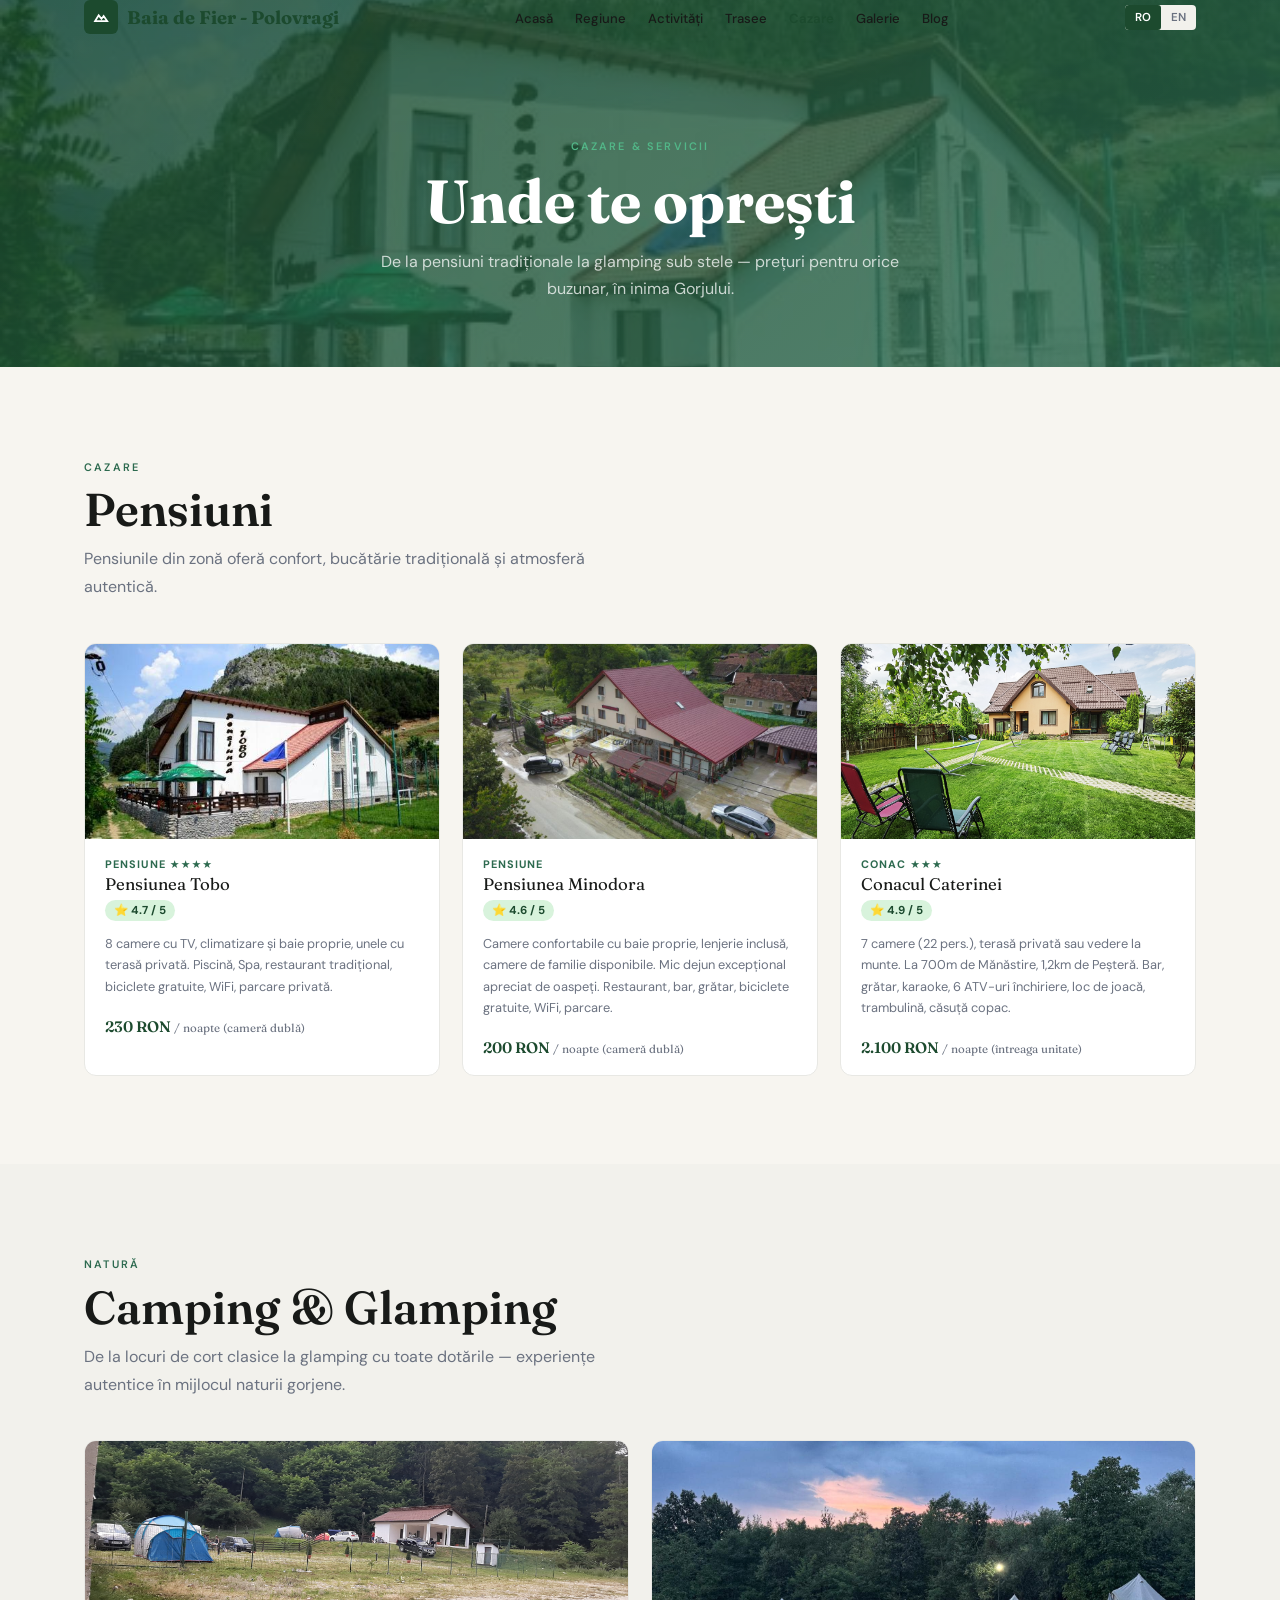
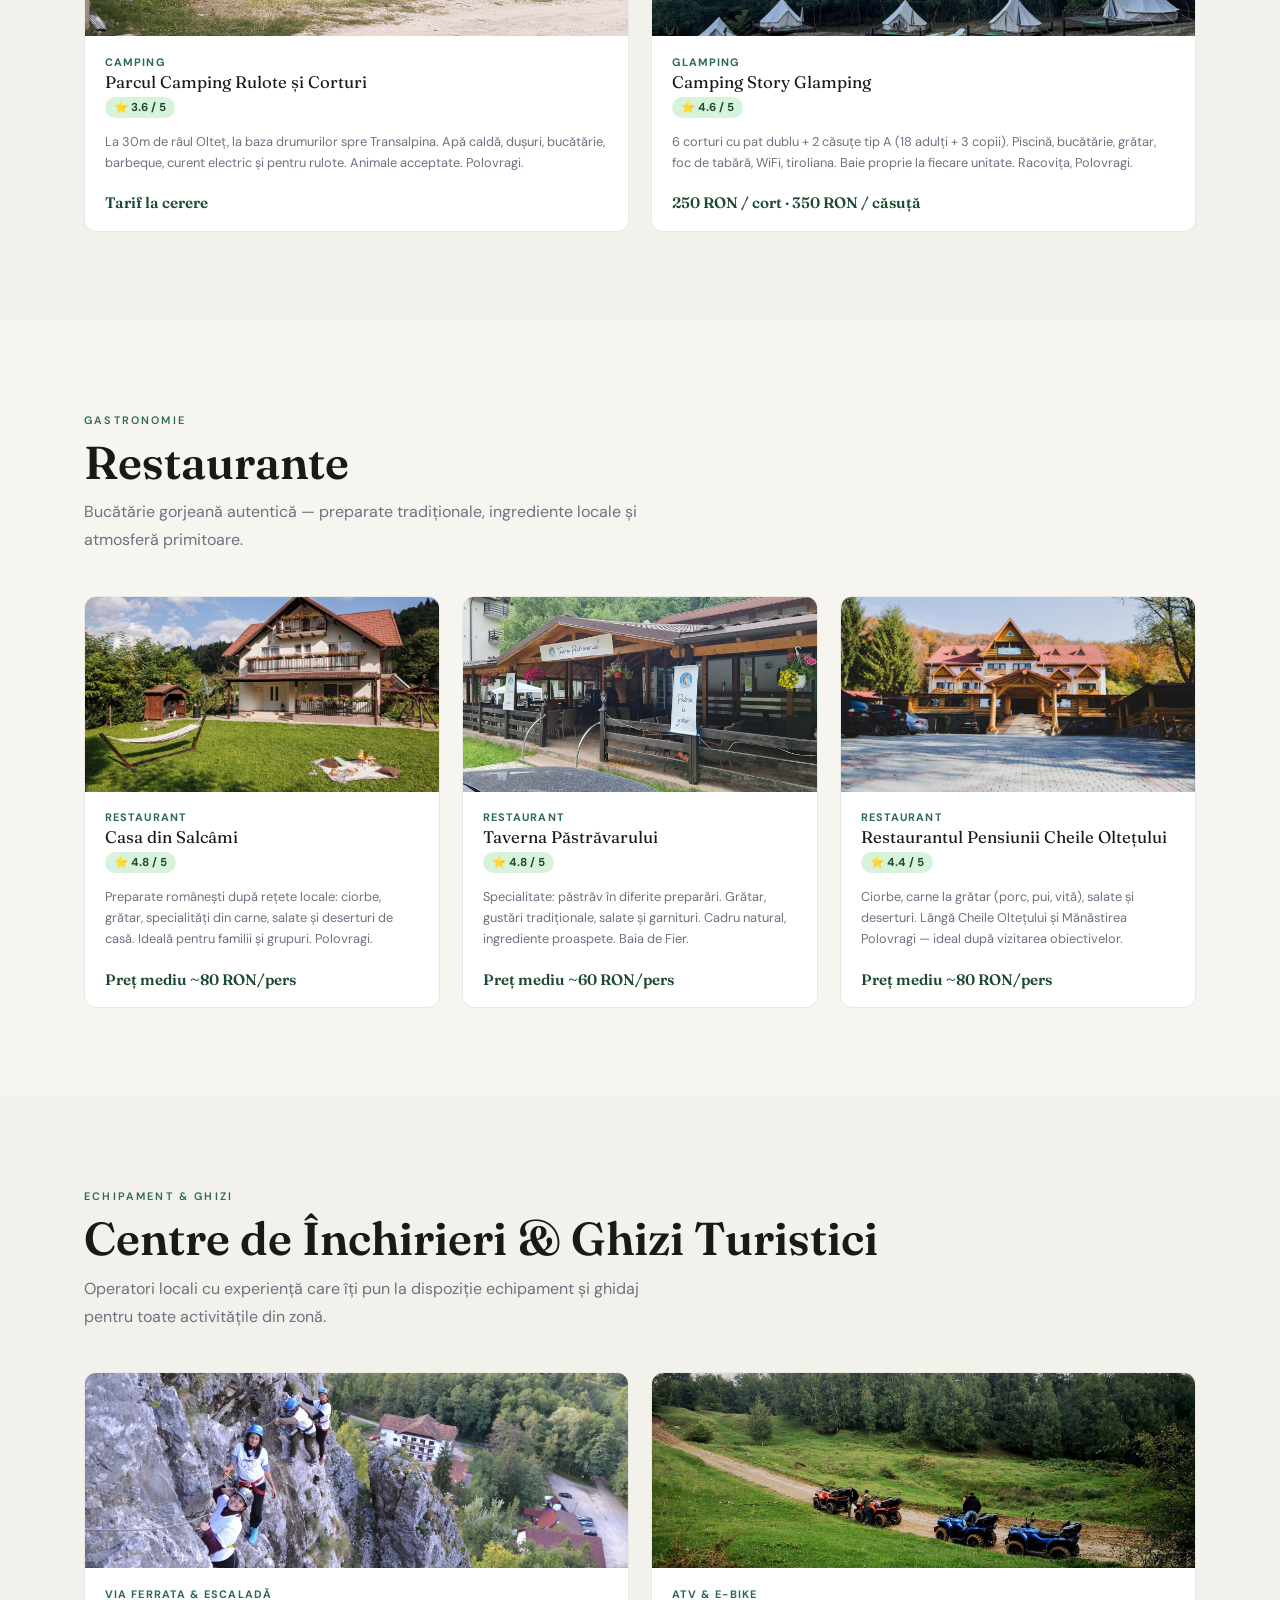
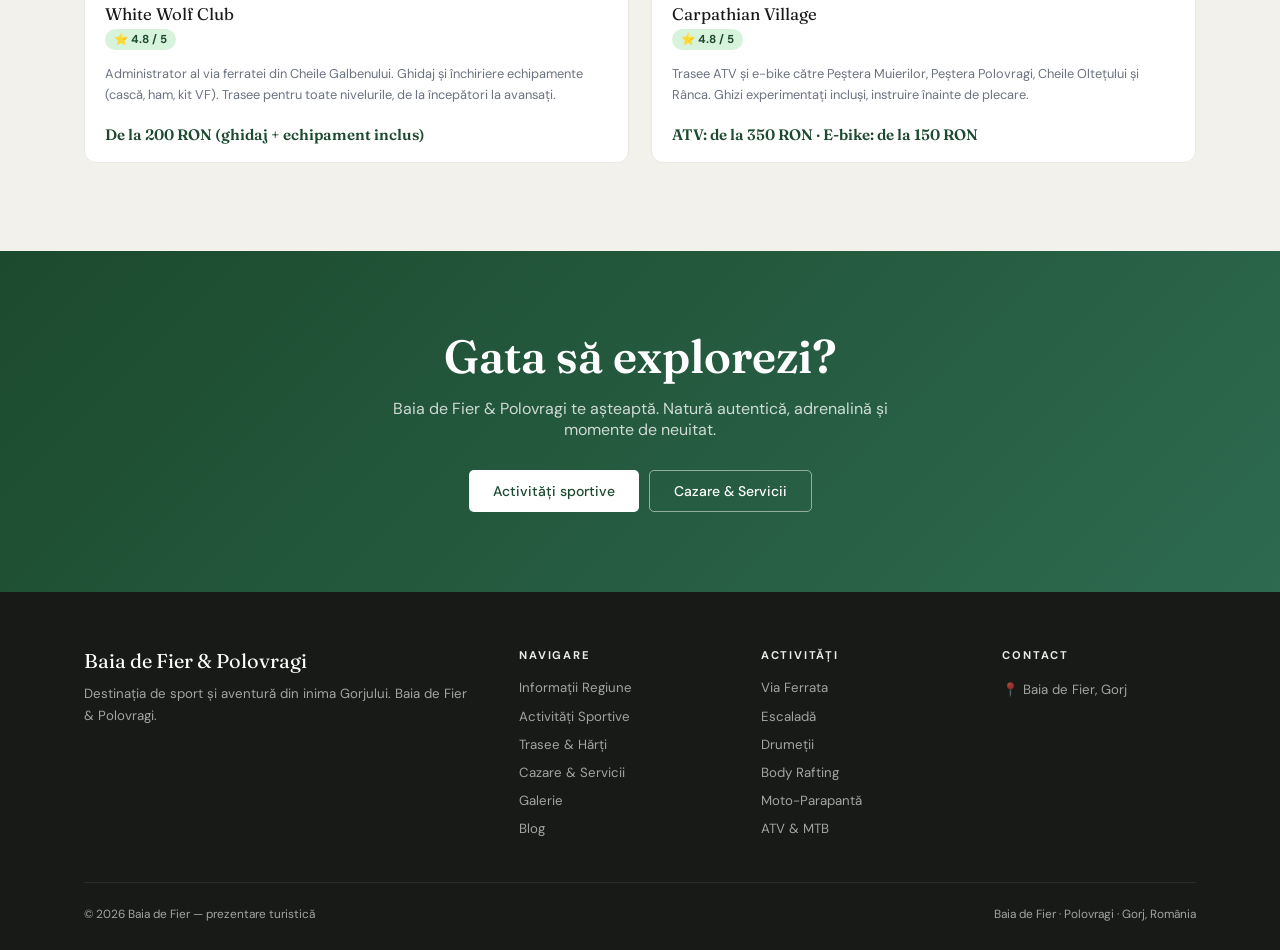
<file: cazare.html>
<!DOCTYPE html>
<html lang="ro">
<head>
  <meta charset="UTF-8">
  <meta name="viewport" content="width=device-width, initial-scale=1.0">
  <title>Gorj Extrem · Cazare &amp; Servicii</title>
  <link rel="stylesheet" href="style.css">
  <style>
    .cc-g { display: grid; grid-template-columns: repeat(3,1fr); gap: 1.35rem; }
    @media(max-width:920px){ .cc-g { grid-template-columns:1fr 1fr; } }
    @media(max-width:600px){ .cc-g { grid-template-columns:1fr; } }
    .cc-g-2 { display: grid; grid-template-columns: repeat(2,1fr); gap: 1.35rem; }
    @media(max-width:600px){ .cc-g-2 { grid-template-columns:1fr; } }
    .rating-badge {
      display: inline-flex; align-items: center; gap: 4px;
      background: var(--gp); color: var(--gd);
      font-size: .72rem; font-weight: 700; padding: 3px 9px;
      border-radius: 100px; margin-bottom: .35rem;
    }
    .cc-ft-np { padding: .75rem 1.25rem 1.15rem; }
  </style>
</head>
<body data-page="cazare">

<div class="ph">
  <div class="ph-bg" style="background-image:url('gorj-images/image2.png')"></div>
  <div class="ph-cnt wrap">
    <span class="stag" data-ro="Cazare &amp; Servicii" data-en="Accommodation &amp; Services">Cazare &amp; Servicii</span>
    <h1 class="ph-title" data-ro="Unde te oprești" data-en="Where you stay">Unde te oprești</h1>
    <p class="ph-sub" data-ro="De la pensiuni tradiționale la glamping sub stele — prețuri pentru orice buzunar, în inima Gorjului." data-en="From traditional guesthouses to glamping under the stars — prices for any budget, in the heart of Gorj.">
      De la pensiuni tradiționale la glamping sub stele — prețuri pentru orice buzunar, în inima Gorjului.
    </p>
  </div>
</div>

<!-- ══ PENSIUNI ══ -->
<section>
  <div class="wrap">
    <div class="sh fi-in">
      <span class="stag" data-ro="Cazare" data-en="Accommodation">Cazare</span>
      <h2 class="stitle" data-ro="Pensiuni" data-en="Guesthouses">Pensiuni</h2>
      <p class="ssub" data-ro="Pensiunile din zonă oferă confort, bucătărie tradițională și atmosferă autentică gorjeană." data-en="The local guesthouses offer comfort, traditional cuisine and authentic Gorj atmosphere.">Pensiunile din zonă oferă confort, bucătărie tradițională și atmosferă autentică.</p>
    </div>
    <div class="cc-g fi-in">

      <!-- Pensiunea Tobo -->
      <div class="cc">
        <div class="cc-img" style="background-image:url('gorj-images/image2.png')"></div>
        <div class="cc-body">
          <div class="cc-type" data-ro="Pensiune ★★★★" data-en="Guesthouse ★★★★">Pensiune ★★★★</div>
          <div class="cc-name">Pensiunea Tobo</div>
          <div class="rating-badge">⭐ 4.7 / 5</div>
          <div class="cc-det" data-ro="8 camere cu TV, climatizare și baie proprie, unele cu terasă privată. Facilități: piscină în aer liber, centru Spa, restaurant tradițional românesc, biciclete gratuite, WiFi, parcare privată. Baia de Fier, la poalele munților." data-en="8 rooms with TV, air conditioning and private bathroom, some with private terrace. Facilities: outdoor pool, Spa centre, traditional Romanian restaurant, free bikes, WiFi, private parking. Baia de Fier, at the foot of the mountains.">8 camere cu TV, climatizare și baie proprie, unele cu terasă privată. Piscină, Spa, restaurant tradițional, biciclete gratuite, WiFi, parcare privată.</div>
        </div>
        <div class="cc-ft-np" style="padding:0.75rem 1.25rem 1.15rem">
          <div class="cc-price">230 RON <span data-ro="/ noapte (cameră dublă)" data-en="/ night (double room)">/ noapte (cameră dublă)</span></div>
        </div>
      </div>

      <!-- Pensiunea Minodora -->
      <div class="cc">
        <div class="cc-img" style="background-image:url('gorj-images/image1.png')"></div>
        <div class="cc-body">
          <div class="cc-type" data-ro="Pensiune" data-en="Guesthouse">Pensiune</div>
          <div class="cc-name">Pensiunea Minodora</div>
          <div class="rating-badge">⭐ 4.6 / 5</div>
          <div class="cc-det" data-ro="Camere cu TV, baie proprie, lenjerie și prosoape incluse. Disponibile și camere de familie. Apreciată în mod special pentru micul dejun excepțional. Restaurant, bar, grătar, biciclete gratuite, WiFi, parcare gratuită. Polovragi." data-en="Rooms with TV, private bathroom, bed linen and towels included. Family rooms also available. Particularly praised for its exceptional breakfast. Restaurant, bar, grill, free bikes, WiFi, free parking. Polovragi.">Camere confortabile cu baie proprie, lenjerie inclusă, camere de familie disponibile. Mic dejun excepțional apreciat de oaspeți. Restaurant, bar, grătar, biciclete gratuite, WiFi, parcare.</div>
        </div>
        <div class="cc-ft-np" style="padding:0.75rem 1.25rem 1.15rem">
          <div class="cc-price">200 RON <span data-ro="/ noapte (cameră dublă)" data-en="/ night (double room)">/ noapte (cameră dublă)</span></div>
        </div>
      </div>

      <!-- Conacul Caterinei -->
      <div class="cc">
        <div class="cc-img" style="background-image:url('gorj-images/image8.png')"></div>
        <div class="cc-body">
          <div class="cc-type" data-ro="Conac ★★★" data-en="Manor House ★★★">Conac ★★★</div>
          <div class="cc-name">Conacul Caterinei</div>
          <div class="rating-badge">⭐ 4.9 / 5</div>
          <div class="cc-det" data-ro="7 camere, 22 persoane, unele cu terasă privată sau vedere la munte. La 700m de Mănăstirea Polovragi și 1,2km de Peștera Polovragi. Bar, bucătărie comună, grătar, karaoke, biciclete, parcare, transfer aeroport. 6 ATV-uri de închiriat. Loc de joacă, trambulină, căsuță în copac." data-en="7 rooms, 22 persons, some with private terrace or mountain view. 700m from Polovragi Monastery and 1.2km from Polovragi Cave. Bar, shared kitchen, grill, karaoke, bikes, parking, airport transfer. 6 ATVs for hire. Playground, trampoline, tree house.">7 camere (22 pers.), terasă privată sau vedere la munte. La 700m de Mănăstire, 1,2km de Peșteră. Bar, grătar, karaoke, 6 ATV-uri închiriere, loc de joacă, trambulină, căsuță copac.</div>
        </div>
        <div class="cc-ft-np" style="padding:0.75rem 1.25rem 1.15rem">
          <div class="cc-price">2.100 RON <span data-ro="/ noapte (întreaga unitate)" data-en="/ night (entire property)">/ noapte (întreaga unitate)</span></div>
        </div>
      </div>

    </div>
  </div>
</section>

<!-- ══ CAMPING & GLAMPING ══ -->
<section class="sec-alt">
  <div class="wrap">
    <div class="sh fi-in">
      <span class="stag" data-ro="Natură" data-en="Nature">Natură</span>
      <h2 class="stitle" data-ro="Camping &amp; Glamping" data-en="Camping &amp; Glamping">Camping &amp; Glamping</h2>
      <p class="ssub" data-ro="De la locuri de cort clasice la glamping cu toate dotările — experiențe autentice în mijlocul naturii gorjene." data-en="From classic tent spots to fully-equipped glamping — authentic experiences in the heart of Gorj nature.">De la locuri de cort clasice la glamping cu toate dotările — experiențe autentice în mijlocul naturii gorjene.</p>
    </div>
    <div class="cc-g-2 fi-in">

      <!-- Parc Camping -->
      <div class="cc">
        <div class="cc-img" style="background-image:url('gorj-images/image7.png')"></div>
        <div class="cc-body">
          <div class="cc-type" data-ro="Camping" data-en="Camping">Camping</div>
          <div class="cc-name">Parcul Camping Rulote și Corturi</div>
          <div class="rating-badge">⭐ 3.6 / 5</div>
          <div class="cc-det" data-ro="La baza drumurilor spre Transalpina, la 30m de râul Olteț. Apă caldă, dușuri, bucătărie, barbeque, curent electric, curent pentru rulote. Accesibil cu mașina și rulota. Animale de companie acceptate. Polovragi, în apropierea Mănăstirii și Peșterii Polovragi." data-en="At the foot of the roads towards Transalpina, 30m from the Olteț river. Hot water, showers, kitchen, barbeque, electricity, hook-ups for caravans. Accessible by car and caravan. Pets accepted. Polovragi, near the Monastery and Polovragi Cave.">La 30m de râul Olteț, la baza drumurilor spre Transalpina. Apă caldă, dușuri, bucătărie, barbeque, curent electric și pentru rulote. Animale acceptate. Polovragi.</div>
        </div>
        <div class="cc-ft-np" style="padding:0.75rem 1.25rem 1.15rem">
          <div class="cc-price" data-ro="Tarif la cerere" data-en="Price on request">Tarif la cerere</div>
        </div>
      </div>

      <!-- Camping Story Glamping -->
      <div class="cc">
        <div class="cc-img" style="background-image:url('gorj-images/image3.png')"></div>
        <div class="cc-body">
          <div class="cc-type" data-ro="Glamping" data-en="Glamping">Glamping</div>
          <div class="cc-name">Camping Story Glamping</div>
          <div class="rating-badge">⭐ 4.6 / 5</div>
          <div class="cc-det" data-ro="6 corturi cu pat dublu + 2 căsuțe tip A, capacitate 18 adulți + 3 copii. Piscină exterioară, bucătărie utilată, grătar, ceaun, foc de tabără, WiFi, parcare, loc de joacă, tiroliana mică. Grup sanitar propriu cu duș la fiecare unitate. Racovița, comuna Polovragi (~5,6km de Baia de Fier)." data-en="6 tents with double bed + 2 A-frame cabins, capacity 18 adults + 3 children. Outdoor pool, fully equipped kitchen, grill, cauldron, campfire, WiFi, parking, playground, small zip-line. Private shower and toilet for each unit. Racovița, Polovragi commune (~5.6km from Baia de Fier).">6 corturi cu pat dublu + 2 căsuțe tip A (18 adulți + 3 copii). Piscină, bucătărie, grătar, foc de tabără, WiFi, tiroliana. Baie proprie la fiecare unitate. Racovița, Polovragi.</div>
        </div>
        <div class="cc-ft-np" style="padding:0.75rem 1.25rem 1.15rem">
          <div class="cc-price" data-ro="250 RON / cort · 350 RON / căsuță" data-en="250 RON / tent · 350 RON / cabin">250 RON / cort · 350 RON / căsuță</div>
        </div>
      </div>

    </div>
  </div>
</section>

<!-- ══ RESTAURANTE ══ -->
<section>
  <div class="wrap">
    <div class="sh fi-in">
      <span class="stag" data-ro="Gastronomie" data-en="Gastronomy">Gastronomie</span>
      <h2 class="stitle" data-ro="Restaurante" data-en="Restaurants">Restaurante</h2>
      <p class="ssub" data-ro="Bucătărie gorjeană autentică — preparate tradiționale, ingrediente locale și atmosferă primitoare." data-en="Authentic Gorj cuisine — traditional dishes, local ingredients and a welcoming atmosphere.">Bucătărie gorjeană autentică — preparate tradiționale, ingrediente locale și atmosferă primitoare.</p>
    </div>
    <div class="cc-g fi-in">

      <!-- Casa din Salcami -->
      <div class="cc">
        <div class="cc-img" style="background-image:url('gorj-images/image4.png')"></div>
        <div class="cc-body">
          <div class="cc-type" data-ro="Restaurant" data-en="Restaurant">Restaurant</div>
          <div class="cc-name">Casa din Salcâmi</div>
          <div class="rating-badge">⭐ 4.8 / 5</div>
          <div class="cc-det" data-ro="Una dintre cele mai apreciate locații din Polovragi. Preparate românești după rețete locale: ciorbe, grătar, specialități din carne, garnituri, salate și deserturi de casă. Potrivită atât pentru familii cât și pentru grupuri de turiști." data-en="One of the most appreciated locations in Polovragi. Romanian dishes from local recipes: soups, grilled meats, meat specialities, sides, salads and homemade desserts. Suitable for both families and tourist groups.">Preparate românești după rețete locale: ciorbe, grătar, specialități din carne, salate și deserturi de casă. Ideală pentru familii și grupuri. Polovragi.</div>
        </div>
        <div class="cc-ft-np" style="padding:0.75rem 1.25rem 1.15rem">
          <div class="cc-price" data-ro="Preț mediu ~80 RON/pers" data-en="Avg price ~80 RON/person">Preț mediu ~80 RON/pers</div>
        </div>
      </div>

      <!-- Taverna Pastravarului -->
      <div class="cc">
        <div class="cc-img" style="background-image:url('gorj-images/image11.png')"></div>
        <div class="cc-body">
          <div class="cc-type" data-ro="Restaurant" data-en="Restaurant">Restaurant</div>
          <div class="cc-name">Taverna Păstrăvarului</div>
          <div class="rating-badge">⭐ 4.8 / 5</div>
          <div class="cc-det" data-ro="Renumită pentru preparatele din pește proaspăt. Specialitatea casei: păstrăv în diferite moduri. Completat de preparate la grătar, gustări tradiționale, salate și garnituri. Cadru natural plăcut, accent pe ingrediente proaspete. Baia de Fier." data-en="Renowned for fresh fish dishes. House speciality: trout prepared in various ways. Complemented by grilled dishes, traditional snacks, salads and sides. Pleasant natural setting, emphasis on fresh ingredients. Baia de Fier.">Specialitate: păstrăv în diferite preparări. Grătar, gustări tradiționale, salate și garnituri. Cadru natural, ingrediente proaspete. Baia de Fier.</div>
        </div>
        <div class="cc-ft-np" style="padding:0.75rem 1.25rem 1.15rem">
          <div class="cc-price" data-ro="Preț mediu ~60 RON/pers" data-en="Avg price ~60 RON/person">Preț mediu ~60 RON/pers</div>
        </div>
      </div>

      <!-- Pensiunea Cheile Oltetului -->
      <div class="cc">
        <div class="cc-img" style="background-image:url('gorj-images/image5.png')"></div>
        <div class="cc-body">
          <div class="cc-type" data-ro="Restaurant" data-en="Restaurant">Restaurant</div>
          <div class="cc-name">Restaurantul Pensiunii Cheile Oltețului</div>
          <div class="rating-badge">⭐ 4.4 / 5</div>
          <div class="cc-det" data-ro="Meniu variat din bucătăria tradițională românească: ciorbe și supe tradiționale, carne de porc, pui și vită, specialități la grătar, salate și deserturi. Amplasat în apropierea Cheilor Oltețului și Mănăstirii Polovragi — ideal după vizitarea obiectivelor." data-en="Varied menu from traditional Romanian cuisine: soups and stews, pork, chicken and beef, grilled specialities, salads and desserts. Located near Cheile Oltețului and Polovragi Monastery — ideal after visiting the sights.">Ciorbe, carne la grătar (porc, pui, vită), salate și deserturi. Lângă Cheile Oltețului și Mănăstirea Polovragi — ideal după vizitarea obiectivelor.</div>
        </div>
        <div class="cc-ft-np" style="padding:0.75rem 1.25rem 1.15rem">
          <div class="cc-price" data-ro="Preț mediu ~80 RON/pers" data-en="Avg price ~80 RON/person">Preț mediu ~80 RON/pers</div>
        </div>
      </div>

    </div>
  </div>
</section>

<!-- ══ CENTRE INCHIRIERI & GHIZI ══ -->
<section class="sec-alt">
  <div class="wrap">
    <div class="sh fi-in">
      <span class="stag" data-ro="Echipament &amp; Ghizi" data-en="Equipment &amp; Guides">Echipament &amp; Ghizi</span>
      <h2 class="stitle" data-ro="Centre de Închirieri &amp; Ghizi Turistici" data-en="Rental Centres &amp; Tourist Guides">Centre de Închirieri &amp; Ghizi Turistici</h2>
      <p class="ssub" data-ro="Operatori locali cu experiență care îți pun la dispoziție echipament și ghidaj pentru toate activitățile din zonă." data-en="Experienced local operators providing equipment and guiding for all activities in the area.">Operatori locali cu experiență care îți pun la dispoziție echipament și ghidaj pentru toate activitățile din zonă.</p>
    </div>
    <div class="cc-g-2 fi-in">

      <!-- White Wolf Club -->
      <div class="cc">
        <div class="cc-img" style="background-image:url('gorj-images/image6.png')"></div>
        <div class="cc-body">
          <div class="cc-type" data-ro="Via Ferrata &amp; Escaladă" data-en="Via Ferrata &amp; Climbing">Via Ferrata &amp; Escaladă</div>
          <div class="cc-name">White Wolf Club</div>
          <div class="rating-badge">⭐ 4.8 / 5</div>
          <div class="cc-det" data-ro="Principalul promotor al turismului de aventură din Baia de Fier și administratorul celei mai cunoscute zone de via ferrata din regiune. Ghidaj pentru trasee de escaladă și aventură în Cheile Galbenului. Închiriere echipamente: cască, ham, kit via ferrata. Trasee pentru toate nivelurile — începători și avansați." data-en="The main promoter of adventure tourism in Baia de Fier and administrator of the most well-known via ferrata area in the region. Guiding for climbing and adventure routes in Cheile Galbenului. Equipment rental: helmet, harness, via ferrata kit. Routes for all levels — beginners and advanced.">Administrator al via ferratei din Cheile Galbenului. Ghidaj și închiriere echipamente (cască, ham, kit VF). Trasee pentru toate nivelurile, de la începători la avansați.</div>
        </div>
        <div class="cc-ft-np" style="padding:0.75rem 1.25rem 1.15rem">
          <div class="cc-price" data-ro="De la 200 RON (ghidaj + echipament inclus)" data-en="From 200 RON (guiding + equipment included)">De la 200 RON (ghidaj + echipament inclus)</div>
        </div>
      </div>

      <!-- Carpathian Village -->
      <div class="cc">
        <div class="cc-img" style="background-image:url('gorj-images/image9.png')"></div>
        <div class="cc-body">
          <div class="cc-type" data-ro="ATV &amp; E-Bike" data-en="ATV &amp; E-Bike">ATV &amp; E-Bike</div>
          <div class="cc-name">Carpathian Village</div>
          <div class="rating-badge">⭐ 4.8 / 5</div>
          <div class="cc-det" data-ro="Trasee organizate cu ATV și biciclete electrice către principalele atracții: Peștera Muierilor, Peștera Polovragi, Cheile Oltețului și stațiunea Rânca. Ghizi cu experiență inclusi, instruire înainte de plecare. Potrivit atât pentru începători cât și pentru aventurieri cu experiență." data-en="Organised ATV and electric bike tours to the main attractions: Peștera Muierilor, Polovragi Cave, Cheile Oltețului and Rânca resort. Experienced guides included, pre-departure briefing. Suitable for beginners and experienced adventurers alike.">Trasee ATV și e-bike către Peștera Muierilor, Peștera Polovragi, Cheile Oltețului și Rânca. Ghizi experimentați incluși, instruire înainte de plecare.</div>
        </div>
        <div class="cc-ft-np" style="padding:0.75rem 1.25rem 1.15rem">
          <div class="cc-price" data-ro="ATV: de la 350 RON · E-bike: de la 150 RON" data-en="ATV: from 350 RON · E-bike: from 150 RON">ATV: de la 350 RON · E-bike: de la 150 RON</div>
        </div>
      </div>

    </div>
  </div>
</section>

<script src="components.js"></script>
</body>
</html>
</file>
<file: style.css>
/* ═══════════════════════════════════════════
   Baia de Fier — Shared Stylesheet
   ═══════════════════════════════════════════ */

@import url('https://fonts.googleapis.com/css2?family=Fraunces:ital,opsz,wght@0,9..144,300;0,9..144,600;0,9..144,700;1,9..144,400&family=DM+Sans:wght@300;400;500;600&display=swap');

/* ── VARIABLES ── */
:root {
  --gd:    #1C4A2E;   /* green dark  */
  --gm:    #2D6A4F;   /* green mid   */
  --gl:    #52B788;   /* green light */
  --gp:    #D8F3DC;   /* green pale  */
  --white: #F7F5F0;
  --dark:  #181A18;
  --gray:  #6B7280;
  --grl:   #F2F1EC;   /* gray light  */
  --fd: 'Fraunces', Georgia, serif;
  --fb: 'DM Sans', system-ui, sans-serif;
  --nh: 70px;
}

/* ── RESET ── */
*, *::before, *::after { box-sizing: border-box; margin: 0; padding: 0; }
html { scroll-behavior: smooth; }
body { font-family: var(--fb); background: var(--white); color: var(--dark); overflow-x: hidden; }
img  { display: block; width: 100%; object-fit: cover; }
a    { text-decoration: none; color: inherit; }
ul   { list-style: none; }

/* ── TYPOGRAPHY ── */
h1,h2,h3,h4 { font-family: var(--fd); font-weight: 600; line-height: 1.12; }
.stag {
  display: inline-block; font-family: var(--fb);
  font-size: .68rem; font-weight: 600; letter-spacing: .2em;
  text-transform: uppercase; color: var(--gm); margin-bottom: .65rem;
}
.stitle { font-size: clamp(1.9rem, 3.6vw, 2.9rem); }
.ssub   { font-size: 1rem; color: var(--gray); max-width: 560px; line-height: 1.75; margin-top: .6rem; }

/* ── LAYOUT ── */
.wrap { max-width: 1160px; margin: 0 auto; padding: 0 24px; }
section { padding: 88px 0; }
.sh   { margin-bottom: 2.6rem; }
.sh.c { text-align: center; }
.sh.c .ssub { margin: .6rem auto 0; }

/* ── BUTTONS ── */
.btn {
  display: inline-flex; align-items: center; gap: 7px;
  padding: 11px 24px; border-radius: 5px;
  font-family: var(--fb); font-size: .875rem; font-weight: 500;
  cursor: pointer; border: none; transition: all .22s ease;
  white-space: nowrap;
}
.btn-g  { background: var(--gd); color: #fff; }
.btn-g:hover { background: var(--gm); transform: translateY(-2px); }
.btn-o  { background: transparent; color: var(--gd); border: 1.5px solid var(--gd); }
.btn-o:hover { background: var(--gd); color: #fff; }
.btn-w  { background: #fff; color: var(--gd); }
.btn-w:hover { background: var(--gp); }
.btn-wo { background: transparent; color: #fff; border: 1.5px solid rgba(255,255,255,.5); }
.btn-wo:hover { background: rgba(255,255,255,.1); }

/* ── NAV ── */
#nav {
  position: fixed; top: 0; left: 0; right: 0;
  height: var(--nh); z-index: 1000;
  transition: background .3s, box-shadow .3s;
}
#nav.s {
  background: rgba(247,245,240,.96);
  backdrop-filter: blur(14px);
  box-shadow: 0 1px 0 rgba(0,0,0,.07);
}
.nav-in { display: flex; align-items: center; justify-content: space-between; height: 100%; }
.nav-logo {
  display: flex; align-items: center; gap: 9px;
  font-family: var(--fd); font-size: 1.15rem; font-weight: 700;
  color: #fff; transition: color .3s; flex-shrink: 0;
}
body:not(.hero-page) #nav .nav-logo,
#nav.s .nav-logo { color: var(--gd); }
.logo-box {
  width: 34px; height: 34px; background: var(--gd);
  border-radius: 6px; display: flex; align-items: center; justify-content: center;
  flex-shrink: 0;
}
.nav-ul { display: flex; align-items: center; gap: 2px; }
.nav-ul a {
  font-size: .82rem; font-weight: 500; padding: 6px 10px; border-radius: 4px;
  color: rgba(255,255,255,.88); transition: all .2s; white-space: nowrap;
}
body:not(.hero-page) #nav .nav-ul a,
#nav.s .nav-ul a { color: var(--dark); }
.nav-ul a:hover { background: rgba(255,255,255,.14); }
body:not(.hero-page) #nav .nav-ul a:hover,
#nav.s .nav-ul a:hover { background: var(--gp); color: var(--gd); }
.nav-ul a.active { color: var(--gl) !important; }
body:not(.hero-page) #nav .nav-ul a.active,
#nav.s .nav-ul a.active { color: var(--gd) !important; font-weight: 600; }
.nav-r { display: flex; align-items: center; gap: 10px; }
.ls { display: flex; background: rgba(255,255,255,.14); border-radius: 4px; overflow: hidden; }
body:not(.hero-page) #nav .ls,
#nav.s .ls { background: var(--grl); }
.lb {
  padding: 5px 10px; font-size: .72rem; font-weight: 600;
  color: rgba(255,255,255,.65); cursor: pointer; border: none;
  background: none; font-family: var(--fb); transition: all .2s;
}
body:not(.hero-page) #nav .lb,
#nav.s .lb { color: var(--gray); }
.lb.a { background: var(--gd) !important; color: #fff !important; border-radius: 3px; }
.hb { display: none; flex-direction: column; gap: 5px; cursor: pointer; padding: 4px; }
.hb span { display: block; width: 22px; height: 2px; background: #fff; border-radius: 2px; transition: all .3s; }
body:not(.hero-page) #nav .hb span,
#nav.s .hb span { background: var(--dark); }

/* ── MOBILE MENU ── */
.mm {
  display: none; position: fixed; top: var(--nh); left: 0; right: 0;
  background: rgba(247,245,240,.97); backdrop-filter: blur(14px);
  padding: 1.25rem; flex-direction: column; gap: 3px;
  border-bottom: 1px solid #E5E5DF; z-index: 999;
}
.mm.on { display: flex; }
.mm a { padding: 11px 14px; border-radius: 7px; font-weight: 500; color: var(--dark); transition: background .2s; }
.mm a:hover { background: var(--gp); color: var(--gd); }
.mm a.active { background: var(--gp); color: var(--gd); font-weight: 600; }

/* ── PAGE HERO (sub-pages) ── */
.ph {
  padding: calc(var(--nh) + 64px) 0 64px;
  position: relative; overflow: hidden;
  background: linear-gradient(140deg, var(--gd) 0%, var(--gm) 100%);
  color: #fff; text-align: center;
}
.ph-bg {
  position: absolute; inset: 0;
  background-size: cover; background-position: center;
  opacity: .18;
}
.ph-cnt { position: relative; }
.ph .stag { color: var(--gl); }
.ph-title { font-family: var(--fd); font-size: clamp(2.2rem, 5vw, 3.8rem); font-weight: 700; margin-top: .3rem; }
.ph-sub { opacity: .75; max-width: 520px; margin: .75rem auto 0; line-height: 1.7; }

/* ── HERO (homepage) ── */
#hero {
  position: relative; height: 100vh; min-height: 600px;
  display: flex; align-items: center; overflow: hidden;
}
.h-bg { position: absolute; inset: 0; background-size: cover; background-position: center; }
.h-ov { position: absolute; inset: 0; background: linear-gradient(140deg, rgba(18,52,26,.74) 0%, rgba(0,0,0,.3) 100%); }
.h-cnt { position: relative; text-align: center; color: #fff; max-width: 740px; padding: 0 24px; margin: 0 auto; }
.h-pill {
  display: inline-flex; align-items: center; gap: 8px;
  background: rgba(255,255,255,.11); border: 1px solid rgba(255,255,255,.22);
  backdrop-filter: blur(4px); padding: 6px 18px; border-radius: 100px;
  font-size: .73rem; font-weight: 500; letter-spacing: .1em;
  text-transform: uppercase; margin-bottom: 1.4rem;
}
.h-pill::before { content:''; width:6px; height:6px; background:var(--gl); border-radius:50%; }
.h-title { font-size: clamp(2.9rem, 7.5vw, 5.6rem); font-weight: 700; letter-spacing: -.025em; margin-bottom: 1.1rem; }
.h-title em { font-style: italic; color: var(--gl); }
.h-sub { font-size: 1.05rem; line-height: 1.72; opacity: .84; margin-bottom: 2rem; max-width: 520px; margin-left: auto; margin-right: auto; }
.h-ctas { display: flex; gap: 10px; justify-content: center; flex-wrap: wrap; }
.h-scroll {
  position: absolute; bottom: 1.8rem; left: 50%; transform: translateX(-50%);
  display: flex; flex-direction: column; align-items: center; gap: 5px;
  color: rgba(255,255,255,.5); font-size: .68rem; letter-spacing: .12em; text-transform: uppercase;
  animation: bob 2.2s ease infinite;
}
@keyframes bob { 0%,100%{transform:translateX(-50%) translateY(0)} 50%{transform:translateX(-50%) translateY(7px)} }

/* ── STATS BAR ── */
.stats { background: var(--gd); }
.stats-g { display: grid; grid-template-columns: repeat(4,1fr); max-width: 1160px; margin: 0 auto; }
.stat { padding: 26px 20px; text-align: center; color: #fff; border-right: 1px solid rgba(255,255,255,.1); }
.stat:last-child { border: none; }
.stat-n { font-family: var(--fd); font-size: 2rem; font-weight: 700; color: var(--gl); }
.stat-l { font-size: .73rem; opacity: .65; margin-top: 3px; letter-spacing: .07em; text-transform: uppercase; }

/* ── TWO COLUMN ── */
.tc { display: grid; grid-template-columns: 1fr 1fr; gap: 5rem; align-items: center; }
.tc.rev { direction: rtl; }
.tc.rev > * { direction: ltr; }
.img-w { position: relative; }
.img-main { border-radius: 12px; height: 420px; object-fit: cover; width: 100%; }
.img-acc { position: absolute; bottom: -28px; right: -28px; width: 52%; height: 190px; border-radius: 10px; border: 5px solid var(--white); object-fit: cover; }
.fi-list { margin-top: 1.4rem; display: flex; flex-direction: column; gap: 11px; }
.fi { display: flex; align-items: flex-start; gap: 11px; font-size: .88rem; line-height: 1.55; }
.fi-icon { width: 34px; height: 34px; flex-shrink: 0; background: var(--gp); border-radius: 7px; display: flex; align-items: center; justify-content: center; }
.fi strong { display: block; margin-bottom: 2px; }
.fi small { color: var(--gray); font-size: .83rem; }

/* ── ACTIVITY CARDS ── */
.card-ov  { position: absolute; inset: 0; background: linear-gradient(to top, rgba(12,38,18,.88) 0%, transparent 55%); }
.card-cnt { position: absolute; bottom: 0; left: 0; right: 0; padding: 1.4rem; color: #fff; }
.card-tag { font-size: .66rem; font-weight: 700; letter-spacing: .14em; text-transform: uppercase; color: var(--gl); margin-bottom: .35rem; }
.card-title { font-family: var(--fd); font-size: 1.4rem; font-weight: 600; }
.card-lnk { display: inline-flex; align-items: center; gap: 4px; font-size: .78rem; margin-top: .5rem; color: rgba(255,255,255,.7); transition: color .2s; }
.card-lnk:hover { color: var(--gl); }
.card-desc { font-size: .8rem; opacity: .78; margin-top: .35rem; line-height: 1.55; }

/* ── PREVIEW GRIDS (homepage) ── */
.prev-2 { display: grid; grid-template-columns: 1fr 1fr; gap: 1.25rem; }
.prev-2 .pc { border-radius: 12px; overflow: hidden; position: relative; height: 360px; cursor: pointer; transition: transform .3s; }
.prev-2 .pc:first-child { height: 380px; }
.prev-2 .pc:hover { transform: translateY(-5px); }
.pc-bg { position: absolute; inset: 0; background-size: cover; background-position: center; transition: transform .55s; }
.prev-2 .pc:hover .pc-bg { transform: scale(1.05); }

.prev-3 { display: grid; grid-template-columns: repeat(3,1fr); gap: 1.25rem; }

/* ── TRAIL CARDS ── */
.tr-card { background: #fff; border-radius: 12px; overflow: hidden; box-shadow: 0 2px 14px rgba(0,0,0,.055); }
.tr-img { height: 195px; background-size: cover; background-position: center; }
.tr-body { padding: 1.4rem; }
.tr-meta { display: flex; gap: .65rem; margin-bottom: .65rem; flex-wrap: wrap; }
.badge { display: inline-flex; align-items: center; gap: 3px; font-size: .68rem; font-weight: 600; padding: 3px 10px; border-radius: 100px; }
.bg { background: var(--gp); color: var(--gd); }
.bo { background: #FFF3E0; color: #E65100; }
.br { background: #FFEBEE; color: #C62828; }
.bn { background: #F0F0EC; color: #555; }
.tr-name { font-family: var(--fd); font-size: 1.12rem; margin-bottom: .45rem; }
.tr-desc { font-size: .84rem; color: var(--gray); line-height: 1.65; }

/* ── CAZARE CARDS ── */
.cc { background: #fff; border-radius: 12px; overflow: hidden; border: 1px solid #E8E8E4; transition: box-shadow .25s, transform .25s; }
.cc:hover { box-shadow: 0 8px 28px rgba(0,0,0,.1); transform: translateY(-4px); }
.cc-img { height: 195px; background-size: cover; background-position: center; }
.cc-body { padding: 1.15rem 1.25rem .5rem; }
.cc-type { font-size: .68rem; font-weight: 700; text-transform: uppercase; letter-spacing: .1em; color: var(--gm); margin-bottom: .2rem; }
.cc-name { font-family: var(--fd); font-size: 1.05rem; margin-bottom: .2rem; }
.stars { color: #F59E0B; font-size: .78rem; }
.cc-det { font-size: .8rem; color: var(--gray); line-height: 1.65; margin-top: .45rem; }
.cc-ft { display: flex; align-items: center; justify-content: space-between; padding: .75rem 1.25rem 1.15rem; }
.cc-price { font-family: var(--fd); font-weight: 600; font-size: .95rem; color: var(--gd); }
.cc-price span { font-size: .72rem; font-weight: 400; color: var(--gray); }

/* ── GALLERY ── */
.gg { columns: 3; gap: 10px; margin-top: 2.25rem; }
.gi { break-inside: avoid; border-radius: 8px; overflow: hidden; margin-bottom: 10px; position: relative; cursor: pointer; }
.gi img { transition: transform .4s; width: 100%; display: block; }
.gi:hover img { transform: scale(1.04); }
.gi-ov { position: absolute; inset: 0; background: rgba(18,52,28,.42); opacity: 0; transition: opacity .3s; display: flex; align-items: center; justify-content: center; }
.gi:hover .gi-ov { opacity: 1; }

/* Lightbox */
#lb { display: none; position: fixed; inset: 0; z-index: 2000; background: rgba(0,0,0,.92); align-items: center; justify-content: center; }
#lb.on { display: flex; }
#lb img { max-width: 90vw; max-height: 90vh; border-radius: 8px; object-fit: contain; }
#lb-x { position: absolute; top: 1.25rem; right: 1.5rem; color: #fff; font-size: 1.8rem; cursor: pointer; background: none; border: none; }

/* ── BLOG CARDS ── */
.bl-card { border-radius: 12px; overflow: hidden; border: 1px solid #E8E8E4; transition: transform .25s, box-shadow .25s; background: #fff; }
.bl-card:hover { transform: translateY(-4px); box-shadow: 0 8px 26px rgba(0,0,0,.085); }
.bl-img { height: 195px; background-size: cover; background-position: center; }
.bl-body { padding: 1.2rem; }
.bl-cat { font-size: .68rem; font-weight: 700; letter-spacing: .12em; text-transform: uppercase; color: var(--gm); margin-bottom: .4rem; }
.bl-title { font-family: var(--fd); font-size: 1.05rem; margin-bottom: .45rem; line-height: 1.3; }
.bl-exc { font-size: .83rem; color: var(--gray); line-height: 1.65; }
.bl-ft { display: flex; justify-content: space-between; padding: .7rem 1.2rem; border-top: 1px solid #F0F0EC; font-size: .72rem; color: var(--gray); }

/* ── REVIEWS ── */
.rv-g { display: grid; grid-template-columns: repeat(3,1fr); gap: 1.35rem; margin-top: 1.75rem; }
.rv { background: #fff; border-radius: 12px; padding: 1.6rem; box-shadow: 0 2px 12px rgba(0,0,0,.045); }
.rv-stars { color: #F59E0B; margin-bottom: .65rem; font-size: .88rem; }
.rv-txt { font-size: .88rem; line-height: 1.72; color: var(--gray); font-style: italic; margin-bottom: .9rem; }
.rv-who { display: flex; align-items: center; gap: 9px; }
.rv-av { width: 36px; height: 36px; border-radius: 50%; background: var(--gp); display: flex; align-items: center; justify-content: center; font-weight: 700; font-size: .82rem; color: var(--gd); flex-shrink: 0; }
.rv-n { font-weight: 600; font-size: .85rem; }
.rv-l { font-size: .72rem; color: var(--gray); }

/* ── CAZARE TABS ── */
.ctabs { display: flex; gap: 7px; margin-bottom: 2.25rem; flex-wrap: wrap; }
.ctab { padding: 7px 18px; border-radius: 100px; font-size: .83rem; font-weight: 500; cursor: pointer; border: 1.5px solid #DEDED8; background: #fff; color: var(--gray); transition: all .2s; font-family: var(--fb); }
.ctab.a { background: var(--gd); color: #fff; border-color: var(--gd); }
.ctab:hover:not(.a) { border-color: var(--gm); color: var(--gd); }

/* ── MAP PLACEHOLDER ── */
.map-ph { background: #E8F5E9; border-radius: 12px; height: 360px; display: flex; flex-direction: column; align-items: center; justify-content: center; gap: 10px; border: 2px dashed var(--gl); color: var(--gm); }
.map-ph svg { width: 44px; height: 44px; opacity: .45; }
.map-ph p { font-size: .86rem; opacity: .65; }
.map-ph strong { font-size: 1rem; }

/* ── CTA BANNER ── */
.cta { background: linear-gradient(135deg, var(--gd) 0%, var(--gm) 100%); padding: 80px 0; text-align: center; color: #fff; }
.cta h2 { font-family: var(--fd); font-size: clamp(1.9rem, 3.8vw, 2.9rem); margin-bottom: .9rem; }
.cta p { opacity: .78; margin-bottom: 1.9rem; max-width: 500px; margin-left: auto; margin-right: auto; }
.cta-ctas { display: flex; gap: 10px; justify-content: center; flex-wrap: wrap; }

/* ── FOOTER ── */
footer { background: var(--dark); color: rgba(255,255,255,.6); padding: 56px 0 28px; }
.ft-g { display: grid; grid-template-columns: 2fr 1fr 1fr 1fr; gap: 3rem; padding-bottom: 2.75rem; border-bottom: 1px solid rgba(255,255,255,.08); }
.ft-brand { font-family: var(--fd); color: #fff; font-size: 1.25rem; margin-bottom: .6rem; }
.ft-desc { font-size: .83rem; line-height: 1.72; }
.ft-h { font-size: .7rem; font-weight: 700; letter-spacing: .16em; text-transform: uppercase; color: rgba(255,255,255,.9); margin-bottom: .9rem; }
.ft-ul li + li { margin-top: .45rem; }
.ft-ul a { font-size: .83rem; transition: color .2s; }
.ft-ul a:hover { color: var(--gl); }
.ft-bot { display: flex; justify-content: space-between; align-items: center; padding-top: 1.4rem; font-size: .74rem; }

/* ── INFO CARDS (region full page) ── */
.ri-g { display: grid; grid-template-columns: repeat(3,1fr); gap: 1.4rem; }
.ri-card { background: var(--grl); border-radius: 12px; overflow: hidden; }
.ri-img { height: 190px; object-fit: cover; width: 100%; }
.ri-body { padding: 1.4rem; }
.ri-body h3 { font-family: var(--fd); font-size: 1.1rem; margin-bottom: .45rem; }
.ri-body p { font-size: .86rem; color: var(--gray); line-height: 1.7; }

/* ── ACTIVITIES FULL GRID ── */
.af { display: grid; grid-template-columns: repeat(4,1fr); gap: .9rem; }
.afc { border-radius: 10px; overflow: hidden; position: relative; height: 250px; transition: transform .28s; cursor: pointer; }
.afc:nth-child(1),.afc:nth-child(2) { grid-column: span 2; height: 320px; }
.afc:hover { transform: translateY(-4px); }
.afc-bg { position: absolute; inset: 0; background-size: cover; background-position: center; }

/* ── SCROLL FADE ── */
.fi-in { opacity: 0; transform: translateY(22px); transition: opacity .55s ease, transform .55s ease; }
.fi-in.vis { opacity: 1; transform: none; }

/* ── SECTION DIVIDERS ── */
.sec-alt { background: var(--grl); }
.sec-dark { background: var(--gd); color: #fff; }
.sec-dark .stag { color: var(--gl); }
.sec-dark .stitle { color: #fff; }
.sec-dark .ssub { color: rgba(255,255,255,.65); }
.sec-green { background: var(--gp); }

/* ── RESPONSIVE ── */
@media(max-width:920px) {
  .nav-ul { display: none; }
  .hb { display: flex; }
  .tc { grid-template-columns: 1fr; gap: 2.2rem; }
  .tc.rev { direction: ltr; }
  .img-acc { display: none; }
  .ri-g,.rv-g { grid-template-columns: 1fr; }
  .gg { columns: 2; }
  .stats-g { grid-template-columns: repeat(2,1fr); }
  .ft-g { grid-template-columns: 1fr 1fr; gap: 2rem; }
  .af { grid-template-columns: 1fr 1fr; }
  .afc:nth-child(1),.afc:nth-child(2) { grid-column: span 2; }
  .prev-3 { grid-template-columns: 1fr 1fr; }
  .prev-2 .pc:first-child { height: 310px; }
}
@media(max-width:600px) {
  section { padding: 64px 0; }
  .prev-2 { grid-template-columns: 1fr; }
  .prev-3 { grid-template-columns: 1fr; }
  .af { grid-template-columns: 1fr; }
  .afc:nth-child(1),.afc:nth-child(2) { grid-column: auto; }
  .gg { columns: 1; }
  .stats-g { grid-template-columns: repeat(2,1fr); }
  .ft-g { grid-template-columns: 1fr; }
  .ft-bot { flex-direction: column; gap: .5rem; text-align: center; }
  .rv-g { grid-template-columns: 1fr; }
}

/* ── ARTICLE MODAL ── */
.modal-overlay {
  display: none; position: fixed; inset: 0; z-index: 3000;
  background: rgba(0,0,0,.6); backdrop-filter: blur(6px);
  align-items: center; justify-content: center; padding: 20px;
}
.modal-overlay.on { display: flex; }
.modal-box {
  background: var(--white); border-radius: 16px;
  max-width: 720px; width: 100%; max-height: 88vh;
  overflow-y: auto; position: relative;
  box-shadow: 0 24px 80px rgba(0,0,0,.25);
  animation: mslide .28s ease;
}
@keyframes mslide { from{opacity:0;transform:translateY(18px)} to{opacity:1;transform:none} }
.modal-img { width: 100%; height: 280px; object-fit: cover; border-radius: 16px 16px 0 0; }
.modal-body { padding: 2rem 2.25rem 2.5rem; }
.modal-cat { font-size: .68rem; font-weight: 700; letter-spacing: .14em; text-transform: uppercase; color: var(--gm); margin-bottom: .5rem; }
.modal-title { font-family: var(--fd); font-size: 1.65rem; font-weight: 700; line-height: 1.15; margin-bottom: 1.1rem; }
.modal-content { font-size: .93rem; line-height: 1.8; color: #3a3a3a; }
.modal-content p { margin-bottom: 1rem; }
.modal-content h4 { font-family: var(--fd); font-size: 1.05rem; margin: 1.4rem 0 .5rem; color: var(--gd); }
.modal-content ul { padding-left: 1.2rem; margin-bottom: 1rem; }
.modal-content ul li { margin-bottom: .4rem; list-style: disc; }
.modal-content strong { color: var(--dark); }
.modal-close {
  position: absolute; top: 14px; right: 16px;
  width: 34px; height: 34px; border-radius: 50%;
  background: rgba(0,0,0,.35); border: none; cursor: pointer;
  display: flex; align-items: center; justify-content: center;
  color: #fff; font-size: 1.1rem; line-height: 1; transition: background .2s;
}
.modal-close:hover { background: rgba(0,0,0,.6); }
.bl-card, .bl-feat-card { cursor: pointer; }
@media(max-width:600px) { .modal-body { padding: 1.4rem 1.25rem 2rem; } .modal-img { height: 200px; } .modal-title { font-size: 1.3rem; } }
</file>
